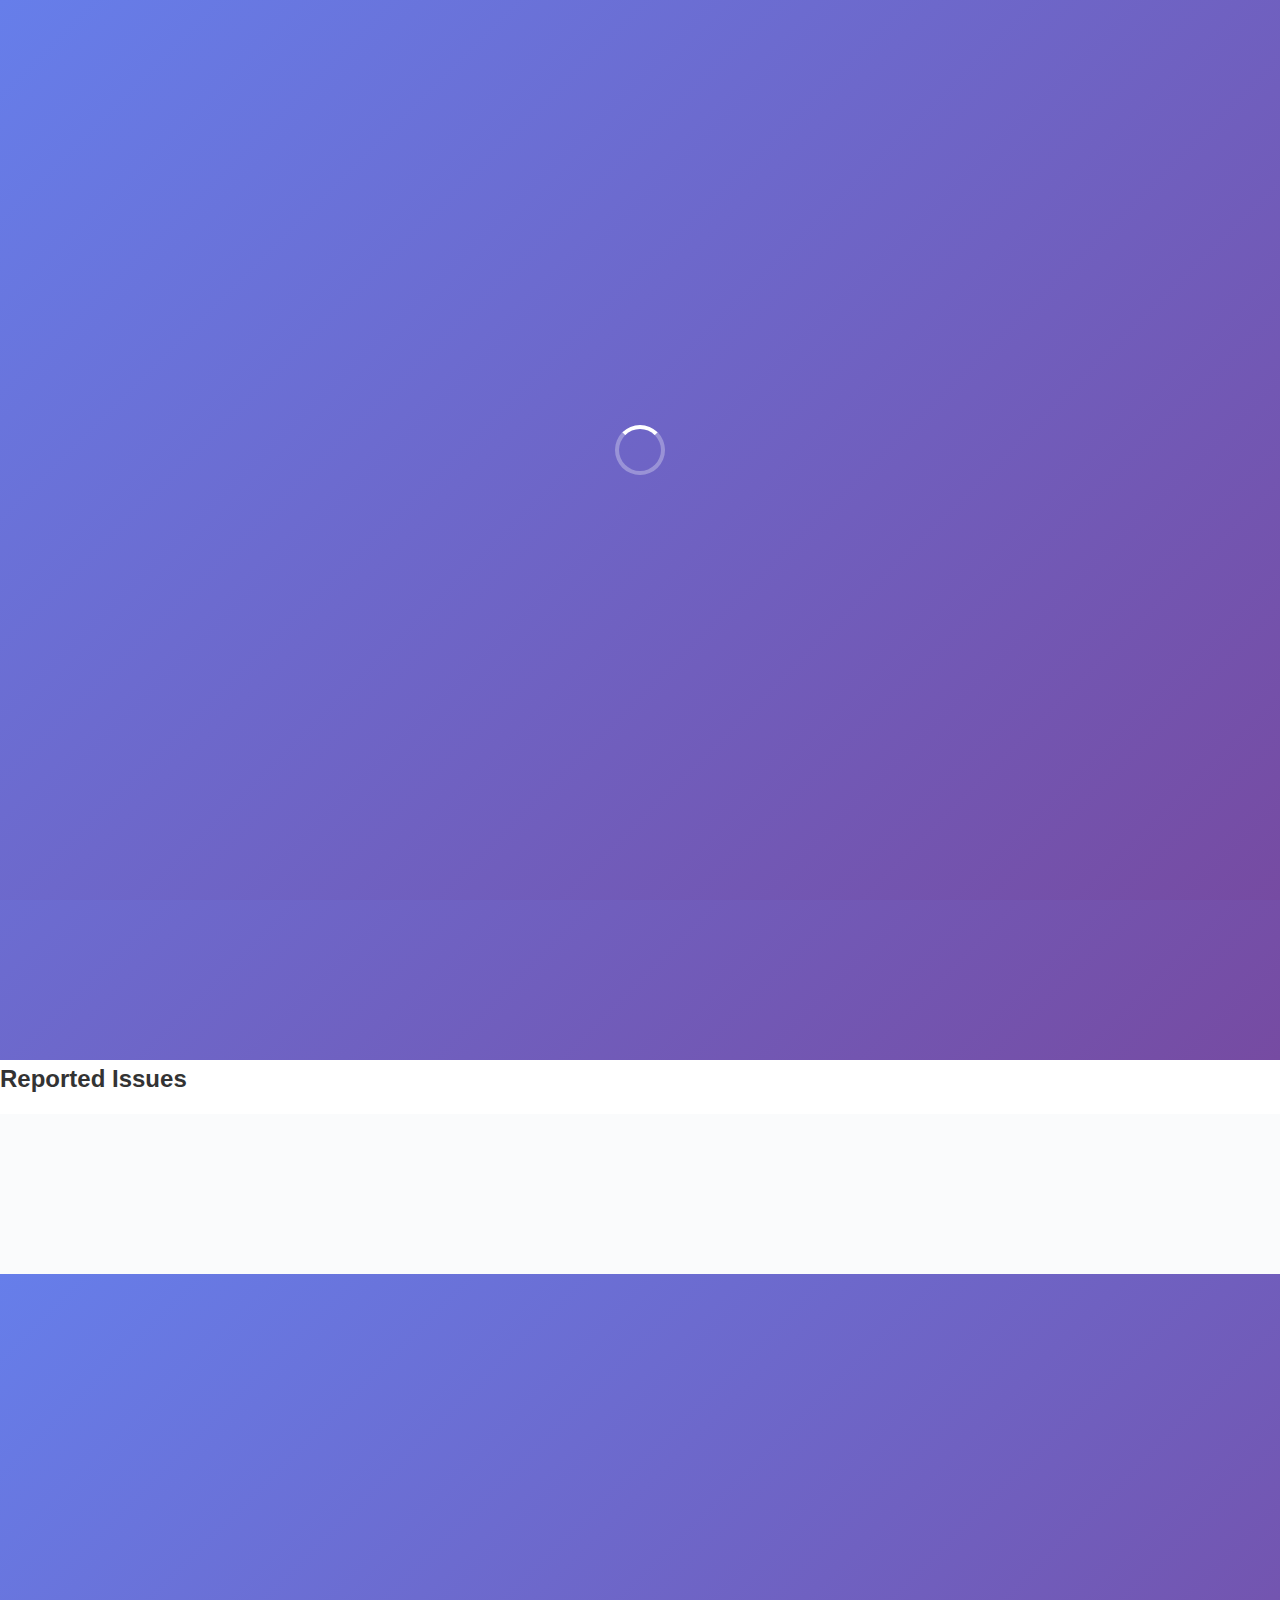
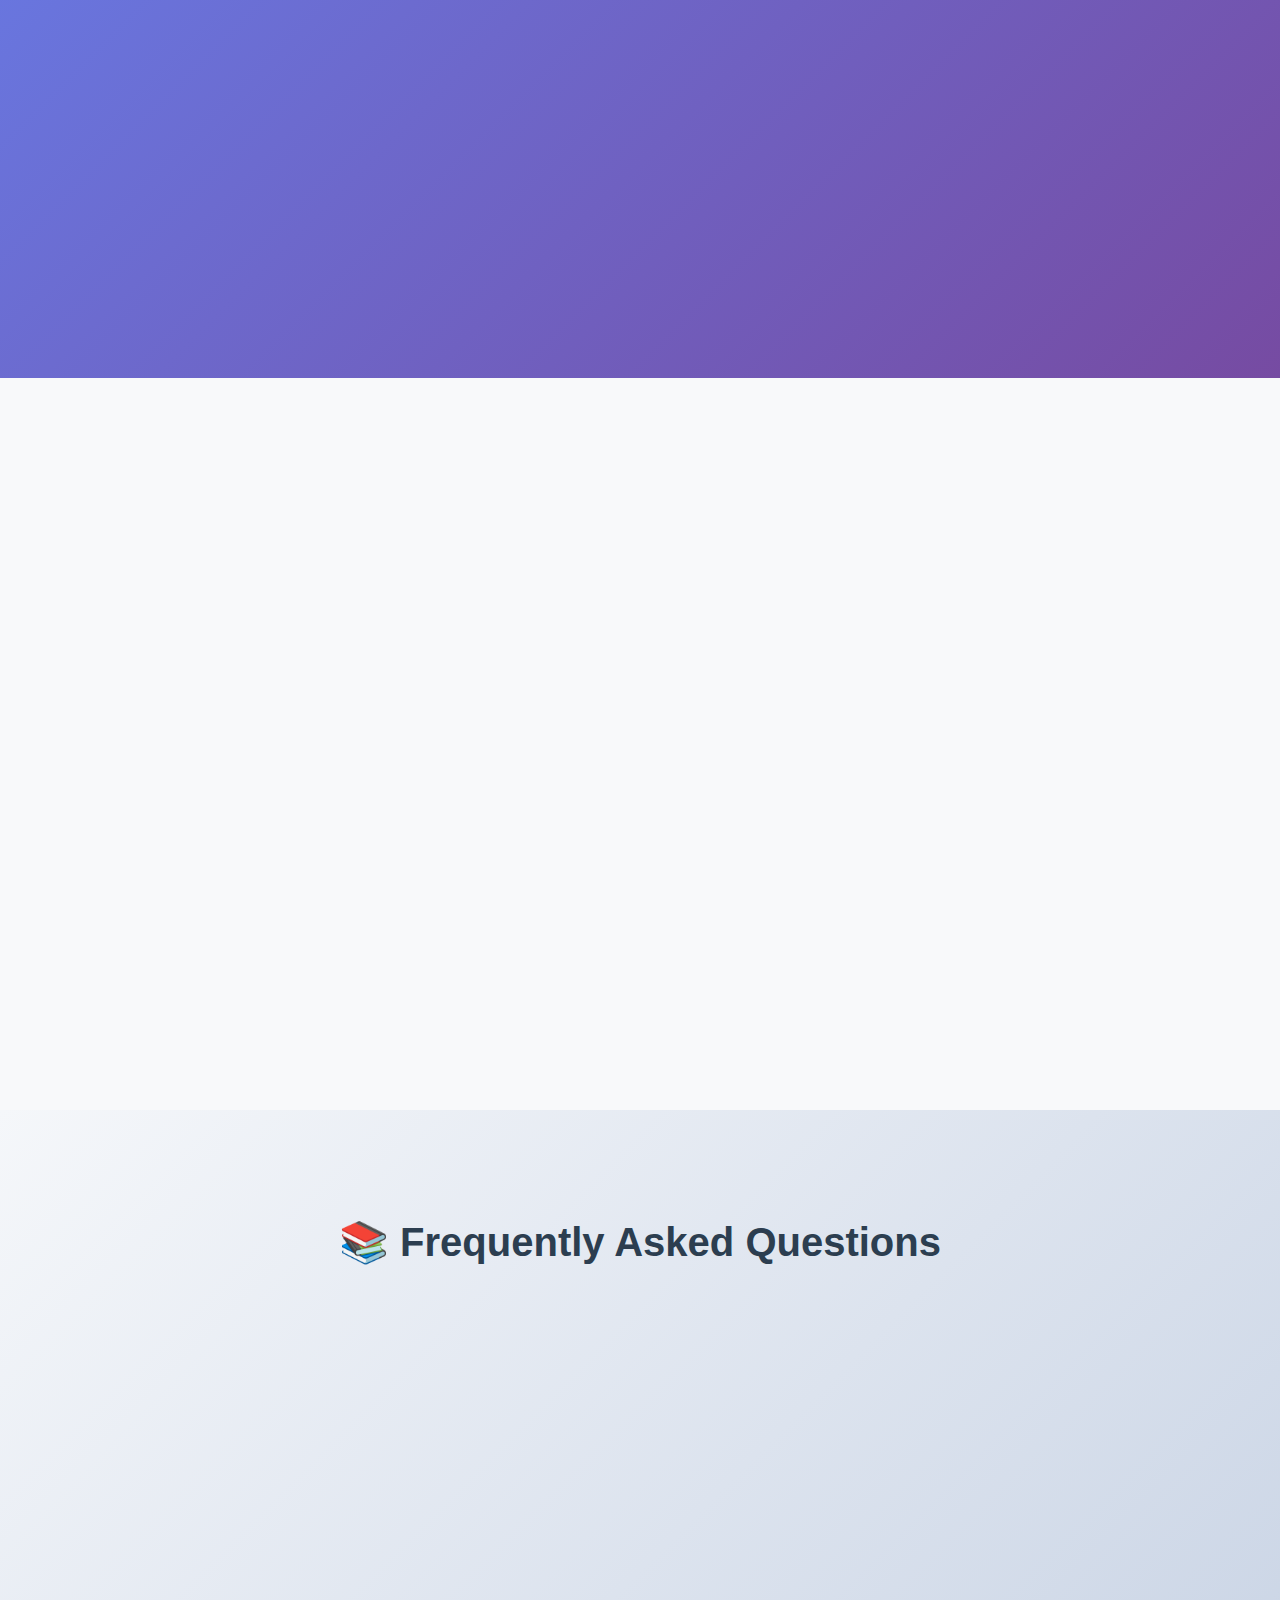
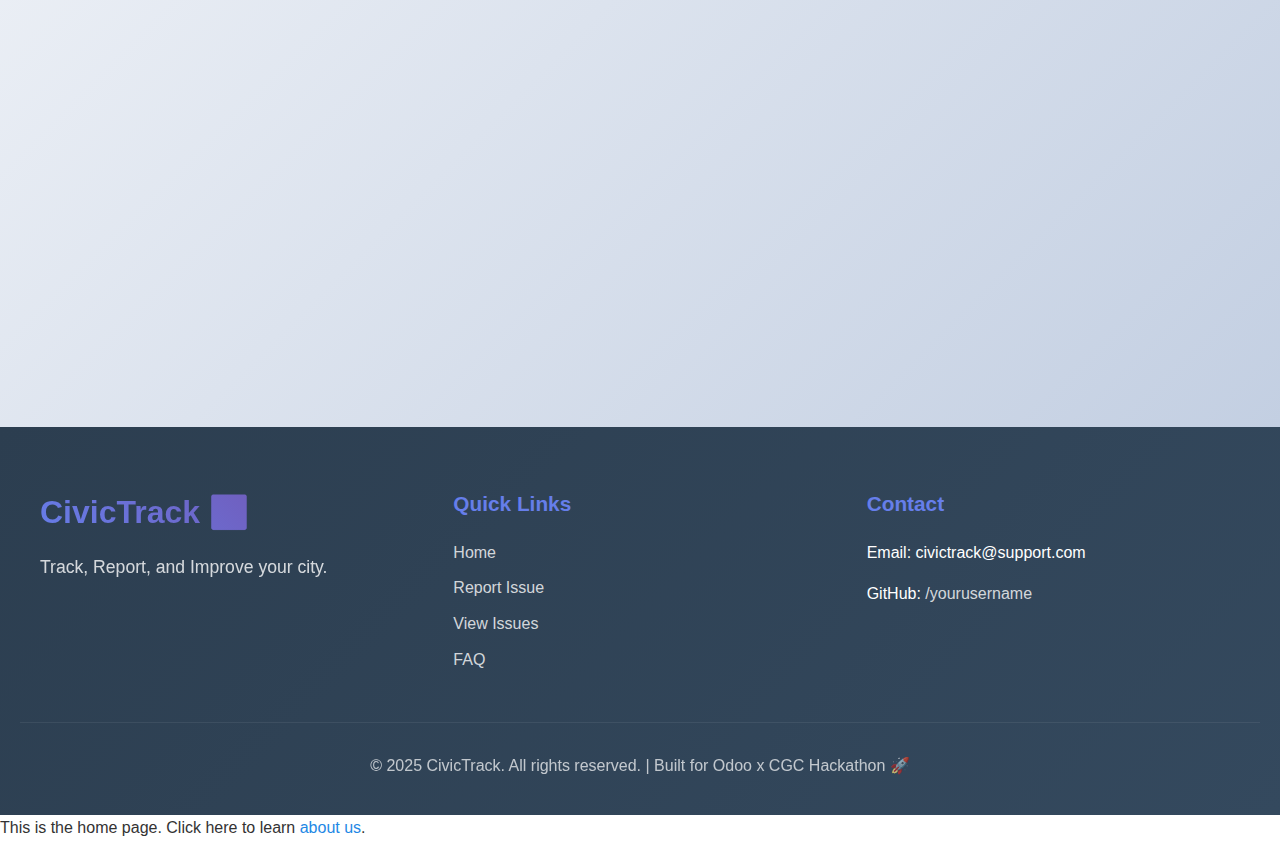
<file: INDEX.html>
<!DOCTYPE html>
<html lang="en">
  <head>
    <meta charset="UTF-8" />
    <meta name="viewport" content="width=device-width, initial-scale=1.0" />
    <title>CivicTrack</title>
    <link rel="stylesheet" href="style.css" />
  </head>
  <body>
    <!-- Loading Screen -->
    <div class="loading" id="loading">
      <div class="spinner"></div>
    </div>
    <nav class="navbar">
    <div class="nav-bar-row">
      <div class="nav-left">
        <span class="brand-text center-brand">GOVERNMENT DIGITAL CIVIC PORTAL</span>
        <div class="nav-links-row">
          <a href="index.html" class="nav-link">Home</a>
          <a href="issue.html" class="nav-link">Report Issue</a>
          <a href="index.html#view-issues" class="nav-link">View Issues</a>
          <a href="index.html#FAQ" class="nav-link">FAQ</a>
        </div>
      </div>
      <div class="nav-right">
      <a href="register.html" class="login-btn" id="loginNavBtn"><b>Log in</b></a>
      <button class="theme-toggle" id="themeToggle">&#127769;</button>
        <a href="setting.html" class="settings-icon" style="font-size: 1.5rem; margin-left: 10px;">&#9881;</a>
      </div>
    </div>
    </nav>
    <header class="hero-section">
      <div class="overlay">
        <h1>Fix Issues. Improve Lives. Build Together.</h1>

        <p>
          Be the change your city needs. Raise your voice, track issues, and
          drive real impact with Civi
          cTrack.
        </p>
        <div class="hero-buttons">
          <a href="issue.html" class="btn primary">Report an Issue</a>
        </div>
      </div>
    </header>

    <main>
      <section class="search-section">
        <h2>Reported Issues</h2>

      </section>

      <!-- Card Section -->
      <section class="card-section" id="issueContainer">
        <h2>Reported Issues</h2>
        <div class="card-container" id="cardContainer">
          <!-- Card 1 -->
          <div class="issue-card" data-ward="12" data-issue="water">
            <img
              src="https://images.unsplash.com/photo-1506744038136-46273834b3fb?auto=format&fit=crop&w=800&q=60"
              alt="Water Leakage"
            />
            <div class="card-content">
              <p><strong>Ward:</strong> 12</p>
              <p><strong>Issue:</strong> Water Leakage</p>
            </div>
          </div>

          <!-- Card 2 -->
          <div class="issue-card" data-ward="5" data-issue="garbage">
            <img
              src="https://images.unsplash.com/photo-1501594907352-04cda38ebc29?auto=format&fit=crop&w=800&q=60"
              alt="Garbage Dump"
            />

            <div class="card-content">
              <p><strong>Ward:</strong> 5</p>
              <p><strong>Issue:</strong> Garbage not collected</p>
            </div>
          </div>

          <!-- Card 3 -->
          <div class="issue-card" data-ward="7" data-issue="street-light">
            <img
              src="https://images.unsplash.com/photo-1523413651479-597eb2da0ad6?auto=format&fit=crop&w=800&q=60"
              alt="Street Light Broken"
            />
            <div class="card-content">
              <p><strong>Ward:</strong> 7</p>
              <p><strong>Issue:</strong> Broken Street Light</p>
            </div>
          </div>

          <!-- Card 4 -->
          <div class="issue-card" data-ward="2" data-issue="road">
            <img
              src="https://images.unsplash.com/photo-1501594907352-04cda38ebc29?auto=format&fit=crop&w=800&q=60"
              alt="Broken Road"
            />
            <div class="card-content">
              <p><strong>Ward:</strong> 2</p>
              <p><strong>Issue:</strong> Road Damage</p>
            </div>
          </div>

          <!-- Card 5 -->
          <div class="issue-card" data-ward="6" data-issue="drain">
            <img
              src="https://images.unsplash.com/photo-1568605114967-8130f3a36994?auto=format&fit=crop&w=800&q=60"
              alt="Overflowing Drain"
            />
            <div class="card-content">
              <p><strong>Ward:</strong> 6</p>
              <p><strong>Issue:</strong> Overflowing Drain</p>
            </div>
          </div>

          <!-- Card 6 -->
          <div class="issue-card" data-ward="3" data-issue="parking">
            <img
              src="https://images.unsplash.com/photo-1580137189272-c9379f8864fd?auto=format&fit=crop&w=800&q=60"
              alt="Illegal Parking"
            />
            <div class="card-content">
              <p><strong>Ward:</strong> 3</p>
              <p><strong>Issue:</strong> Illegal Parking</p>
            </div>
          </div>

          <!-- Card 7 -->
          <div class="issue-card" data-ward="8" data-issue="tree">
            <img
              src="https://images.unsplash.com/photo-1506748686214-e9df14d4d9d0?auto=format&fit=crop&w=800&q=60"
              alt="Tree on Road"
            />
            <div class="card-content">
              <p><strong>Ward:</strong> 8</p>
              <p><strong>Issue:</strong> Tree Fallen on Road</p>
            </div>
          </div>

          <!-- Card 8 -->
          <div class="issue-card" data-ward="1" data-issue="street-light">
            <img
              src="https://images.unsplash.com/photo-1494526585095-c41746248156?auto=format&fit=crop&w=800&q=60"
              alt="No Street Light"
            />
            <div class="card-content">
              <p><strong>Ward:</strong> 1</p>
              <p><strong>Issue:</strong> No Street Lights</p>
            </div>
          </div>

          <!-- Card 9 -->
          <div class="issue-card" data-ward="10" data-issue="water">
            <img
              src="https://images.unsplash.com/photo-1558979158-65a1eaa08691?auto=format&fit=crop&w=800&q=60"
              alt="Broken Pipe"
            />
            <div class="card-content">
              <p><strong>Ward:</strong> 10</p>
              <p><strong>Issue:</strong> Broken Water Pipe</p>
            </div>
          </div>

          <!-- Card 10 -->
          <div class="issue-card" data-ward="9" data-issue="flooding">
            <img
              src="https://images.unsplash.com/photo-1501594907352-04cda38ebc29?auto=format&fit=crop&w=800&q=60"
              alt="Flooded Street"
            />
            <div class="card-content">
              <p><strong>Ward:</strong> 9</p>
              <p><strong>Issue:</strong> Street Flooding</p>
            </div>
          </div>
        </div>
      </section>

      <section class="features">
        <div class="container">
          <h2 class="section-title fade-in">What makes CivicTrack unique</h2>

          <div class="features-grid">
            <div class="feature-card fade-in">
              <div class="feature-icon">📍</div>
              <h3>Real-time Issue Tracking</h3>
              <p>View and follow reports by reported issues instantly</p>
            </div>

            <div class="feature-card fade-in">
              <div class="feature-icon">💼</div>
              <h3>Admin Panel Access</h3>
              <p>Authorities manage and resolve issues seamlessly</p>
            </div>

            <div class="feature-card fade-in">
              <div class="feature-icon">🛡️</div>
              <h3>Verified Complaints Only</h3>
              <p>Ensure authenticity with user-verified submissions</p>
            </div>

            <div class="feature-card fade-in">
              <div class="feature-icon">📊</div>
              <h3>Community Engagement Stats</h3>
              <p>Track issue resolution performance</p>
            </div>
          </div>
        </div>
      </section>

      <!-- Stats Section -->
      <section class="stats">
        <div class="container">
          <h2 class="section-title fade-in">Why Choose CivicTrack?</h2>

          <div class="stats-grid">
            <div class="stat-card fade-in">
              <div class="user-avatar">👥</div>
              <div class="stat-number">5,000+</div>
              <div class="stat-label">Active Citizens</div>
              <div class="stat-description">
                Citizens manage and resolve issues instantly
              </div>
            </div>

            <div class="stat-card fade-in">
              <div class="user-avatar">👤</div>
              <div class="stat-number">92%</div>
              <div class="stat-label">Resolution Rate</div>
              <div class="stat-description">Reporting problems in our area</div>
            </div>

            <div class="stat-card fade-in">
              <div class="user-avatar">⭐</div>
              <div class="stat-number">CivicTrack has</div>
              <div class="stat-label">made reporting</div>
              <div class="stat-description">
                problems in our community much easier
              </div>
            </div>

            <div class="stat-card fade-in">
              <div class="user-avatar">👍</div>
              <div class="stat-number">9.10</div>
              <div class="stat-label">Users recommend</div>
              <div class="stat-description">
                Excellent tool for engaging with community and authorities
              </div>
            </div>
          </div>
        </div>
      </section>

      <!-- FAQ Section -->
      <section class="faq-section">
        <h2>📚 Frequently Asked Questions</h2>

        <div class="faq-container">
          <div class="faq">
            <button class="faq-question" onclick="toggleFAQ(this)">
              1. How do I report a new issue?
            </button>
            <div class="faq-answer">
              Click "Report Issue" and fill out the form with details and location.
            </div>
          </div>

          <div class="faq">
            <button class="faq-question" onclick="toggleFAQ(this)">
              2. Can I track my reported issues?
            </button>
            <div class="faq-answer">
              Yes, use "View Issues" to see status and updates.
            </div>
          </div>

          <div class="faq">
            <button class="faq-question" onclick="toggleFAQ(this)">
              3. Who can resolve the issues?
            </button>
            <div class="faq-answer">
              Local authorities and verified admins manage resolutions.
            </div>
          </div>

          <div class="faq">
            <button class="faq-question" onclick="toggleFAQ(this)">
              4. Is my identity protected?
            </button>
            <div class="faq-answer">
              Is my identity protected?
            </div>
          </div>

          <div class="faq">
            <button class="faq-question" onclick="toggleFAQ(this)">
              5. How do I register?
            </button>
            <div class="faq-answer">
              Click "Log in" and follow the registration steps.
            </div>
          </div>

          <div class="faq">
            <button class="faq-question" onclick="toggleFAQ(this)">
              6. Can I upload photos?
            </button>
            <div class="faq-answer">
              Yes, attach images to help authorities understand the issue.
            </div>
          </div>
        </div>
      </section>

      <!-- Footer Section -->
      <footer class="footer">
        <div class="footer-container">
          <div class="footer-logo">
            <h2>CivicTrack 🏙️</h2>
            <p>Track, Report, and Improve your city.</p>
          </div>

          <div class="footer-links">
            <h4>Quick Links</h4>
            <ul>
              <li><a href="#home">Home</a></li>
              <li><a href="#report">Report Issue</a></li>
              <li><a href="#view-issues">View Issues</a></li>
              <li><a href="#FAQ">FAQ</a></li>
            </ul>
          </div>

          <div class="footer-contact">
            <h4>Contact</h4>
            <p>Email: civictrack@support.com</p>
            <p>
              GitHub:
              <a href="https://github.com/yourusername">/yourusername</a>
            </p>
          </div>
        </div>

        <div class="footer-bottom">
          <p>
            &copy; 2025 CivicTrack. All rights reserved. | Built for Odoo x CGC
            Hackathon 🚀
          </p>
        </div>
      </footer>
    </main>

    <script src="script.js"></script>
    <script>
      // Hide/show Login button based on login state
      document.addEventListener("DOMContentLoaded", function () {
        var loginBtn = document.getElementById("loginNavBtn");
        var loggedInUser = localStorage.getItem("loggedInUser");
        if (loginBtn) {
          if (loggedInUser) {
            loginBtn.style.display = "none";
          } else {
            loginBtn.style.display = "inline-block";
          }
        }
        // Listen for logout (from script.js)
        window.addEventListener("storage", function (e) {
          if (e.key === "loggedInUser") {
            if (!localStorage.getItem("loggedInUser")) {
              loginBtn.style.display = "inline-block";
            }
          }
        });
      });
    </script>
    <p>This is the home page. Click here to learn <a href="INDEX.html">about us</a>.</p>
  </body>
</html>
</file>
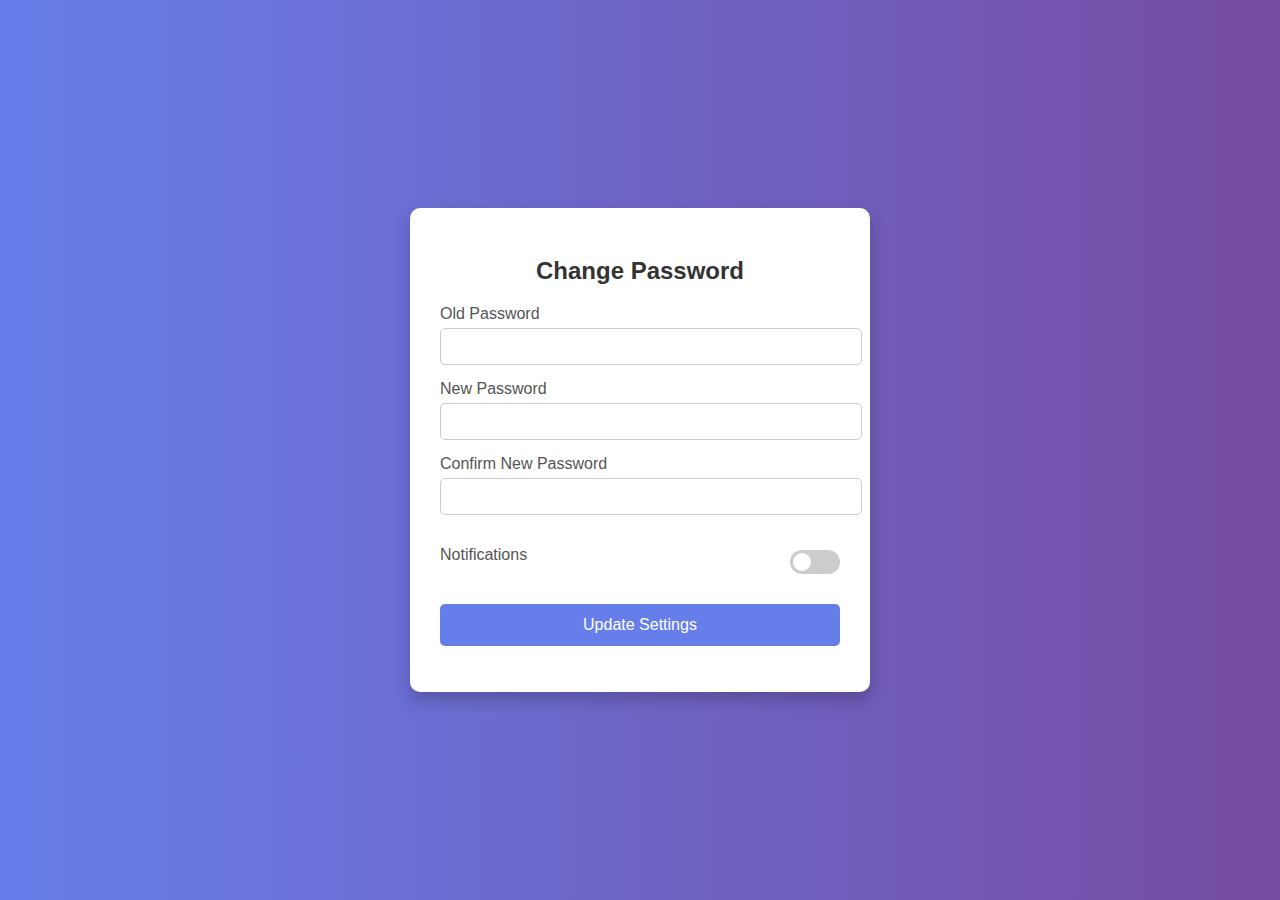
<file: changepassword.html>
<!DOCTYPE html>
<html lang="en">
<head>
  <meta charset="UTF-8">
  <title>Change Password & Notifications</title>
  <style>
    body {
      background: linear-gradient(to right, #667eea, #764ba2);
      font-family: 'Segoe UI', sans-serif;
      display: flex;
      justify-content: center;
      align-items: center;
      height: 100vh;
      margin: 0;
    }

    .container {
      background-color: white;
      padding: 30px;
      border-radius: 10px;
      box-shadow: 0 8px 16px rgba(0,0,0,0.2);
      width: 100%;
      max-width: 400px;
    }

    h2 {
      text-align: center;
      color: #333;
      margin-bottom: 20px;
    }

    label {
      display: block;
      margin-top: 15px;
      color: #555;
    }

    input[type="password"] {
      width: 100%;
      padding: 10px;
      margin-top: 5px;
      border: 1px solid #ccc;
      border-radius: 5px;
    }

    .toggle-row {
      display: flex;
      justify-content: space-between;
      align-items: center;
      margin-top: 20px;
    }

    .toggle-label {
      color: #555;
      font-weight: 500;
    }

    .switch {
      position: relative;
      display: inline-block;
      width: 50px;
      height: 24px;
    }

    .switch input {
      opacity: 0;
      width: 0;
      height: 0;
    }

    .slider {
      position: absolute;
      cursor: pointer;
      top: 0;
      left: 0;
      right: 0;
      bottom: 0;
      background-color: #ccc;
      transition: 0.4s;
      border-radius: 24px;
    }

    .slider:before {
      position: absolute;
      content: "";
      height: 18px;
      width: 18px;
      left: 3px;
      bottom: 3px;
      background-color: white;
      transition: 0.4s;
      border-radius: 50%;
    }

    input:checked + .slider {
      background-color: #667eea;
    }

    input:checked + .slider:before {
      transform: translateX(26px);
    }

    button {
      width: 100%;
      padding: 12px;
      margin-top: 30px;
      background-color: #667eea;
      color: white;
      border: none;
      border-radius: 5px;
      font-size: 16px;
      cursor: pointer;
      transition: background-color 0.3s ease;
    }

    button:hover {
      background-color: #5a67d8;
    }

    .error {
      color: red;
      margin-top: 10px;
      text-align: center;
    }
  </style>
</head>
<body>
  <div class="container">
    <h2>Change Password</h2>
    <form id="changePasswordForm">
      <label for="oldPassword">Old Password</label>
      <input type="password" id="oldPassword" required>

      <label for="newPassword">New Password</label>
      <input type="password" id="newPassword" required>

      <label for="confirmPassword">Confirm New Password</label>
      <input type="password" id="confirmPassword" required>

      <div class="toggle-row">
        <span class="toggle-label">Notifications</span>
        <label class="switch">
          <input type="checkbox" id="notificationToggle">
          <span class="slider"></span>
        </label>
      </div>

      <button type="submit">Update Settings</button>
      <p class="error" id="errorMsg"></p>
    </form>
  </div>

  <script>
    // Load notification preference
    const savedPref = localStorage.getItem('notificationsEnabled');
    if (savedPref === 'true') {
      document.getElementById('notificationToggle').checked = true;
    }

    document.getElementById('changePasswordForm').addEventListener('submit', function(e) {
      e.preventDefault();

      const oldPass = document.getElementById('oldPassword').value;
      const newPass = document.getElementById('newPassword').value;
      const confirmPass = document.getElementById('confirmPassword').value;
      const errorMsg = document.getElementById('errorMsg');
      const notificationsEnabled = document.getElementById('notificationToggle').checked;

      if (newPass !== confirmPass) {
        errorMsg.textContent = "New passwords do not match.";
        return;
      }

      // Save notification preference
      localStorage.setItem('notificationsEnabled', notificationsEnabled);

      // Simulate password update
      alert("Password and notification settings updated successfully!");

      // Redirect to settings page
      window.location.href = "setting.html";
    });
  </script>
</body>
</html>
</file>
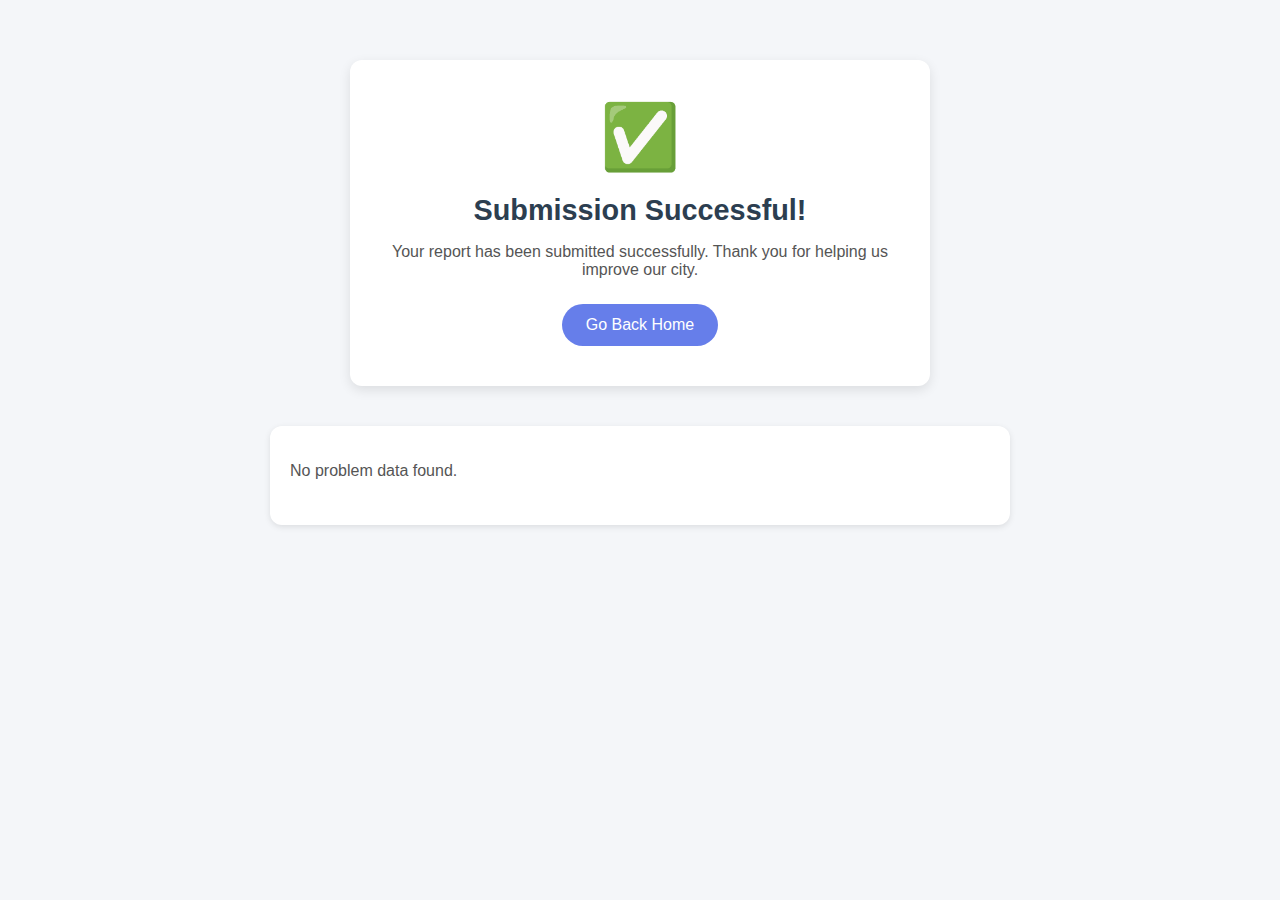
<file: lastpage.html>
<!DOCTYPE html>
<html lang="en">
<head>
  <meta charset="UTF-8" />
  <meta name="viewport" content="width=device-width, initial-scale=1.0" />
  <title>Submission Successful - CivicTrack</title>
  <style>
    body {
      font-family: Arial, sans-serif;
      background: #f4f6f9;
      margin: 0;
      padding: 0;
      display: flex;
      flex-direction: column;
      align-items: center;
      min-height: 100vh;
    }
    .card {
      background: #fff;
      padding: 40px;
      border-radius: 12px;
      box-shadow: 0 4px 12px rgba(0,0,0,0.1);
      text-align: center;
      max-width: 500px;
      margin-top: 60px;
    }
    .icon {
      font-size: 4rem;
      color: #4caf50;
      margin-bottom: 15px;
    }
    h1 {
      font-size: 1.8rem;
      margin-bottom: 10px;
      color: #2c3e50;
    }
    p {
      color: #555;
      margin-bottom: 25px;
    }
    a {
      display: inline-block;
      padding: 12px 24px;
      background: #667eea;
      color: #fff;
      text-decoration: none;
      border-radius: 25px;
      transition: background 0.3s;
    }
    a:hover {
      background: #5563d6;
    }
    .problem-preview {
      margin: 40px 0;
      background: #fff;
      padding: 20px;
      border-radius: 12px;
      box-shadow: 0 2px 6px rgba(0,0,0,0.1);
      width: 90%;
      max-width: 700px;
    }
    .problem-preview h2 {
      margin-bottom: 10px;
      color: #333;
    }
    .problem-preview img {
      max-width: 180px;
      border-radius: 8px;
      margin: 10px;
    }
  </style>
</head>
<body>
  <!-- Success message -->
  <div class="card">
    <div class="icon">✅</div>
    <h1>Submission Successful!</h1>
    <p>Your report has been submitted successfully.  
       Thank you for helping us improve our city.</p>
    <a href="index.html">Go Back Home</a>
  </div>

  <!-- Submitted problem details -->
  <div class="problem-preview" id="problemPreview">
    <h2>📌 Submitted Problem</h2>
    <div id="problemDetails"></div>
  </div>

  <script>
    // Load reports from localStorage
    const reports = JSON.parse(localStorage.getItem("reports")) || [];

    if (reports.length > 0) {
      const latest = reports[reports.length - 1]; // last submitted
      const container = document.getElementById("problemDetails");

      container.innerHTML = `
        <p><strong>Problem:</strong> ${latest.category}</p>
        <p><strong>Address:</strong> ${latest.address}</p>
        <p><strong>Description:</strong> ${latest.description}</p>
        <p><strong>Anonymous:</strong> ${latest.anonymous ? "Yes" : "No"}</p>
        <p><strong>Time:</strong> ${latest.timestamp}</p>
        <div>
          ${latest.photos
            .map((p) => `<img src="${p}" alt="Submitted image" />`)
            .join("")}
        </div>
      `;
    } else {
      document.getElementById("problemPreview").innerHTML =
        "<p>No problem data found.</p>";
    }
  </script>

</body>

</html>
</file>
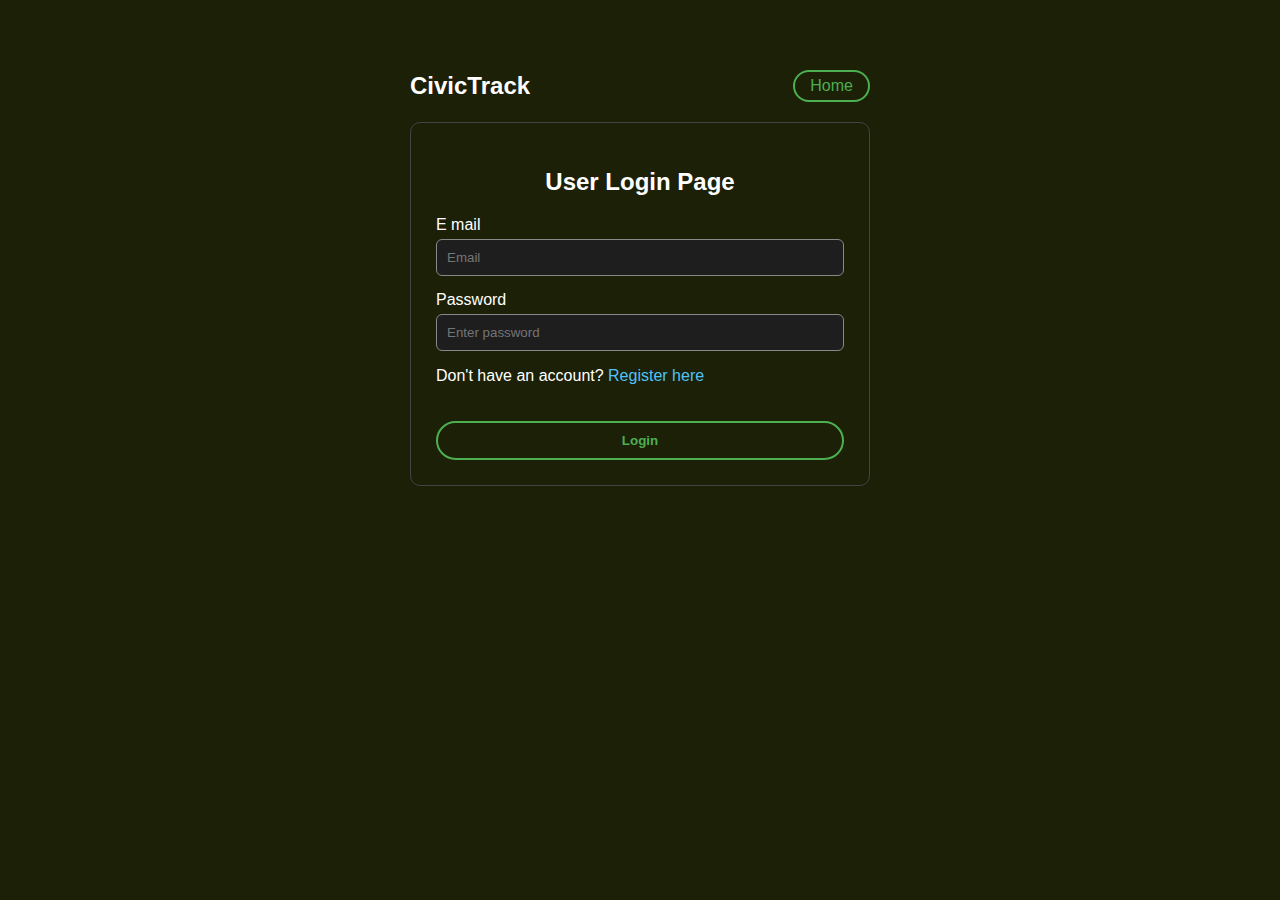
<file: login.html>
<!DOCTYPE html>
<html lang="en">
<head>
  <meta charset="UTF-8">
  <title>CivicTrack - Login</title>
  <style>
    * {
  box-sizing: border-box;
}

body {
  background-color: rgb(28, 32, 7);
  color: #fff;
  font-family: 'Segoe UI', sans-serif;
  margin: 0;
  padding: 0;
}

.container {
  max-width: 500px;
  margin: 50px auto;
  padding: 20px;
}

.header {
  display: flex;
  justify-content: space-between;
  align-items: center;
  margin-bottom: 20px;
}

.brand {
  font-size: 1.5rem;
  font-weight: bold;
}

.home-btn {
  text-decoration: none;
  background: none;
  border: 2px solid #4caf50;
  color: #4caf50;
  padding: 5px 15px;
  border-radius: 20px;
  transition: 0.3s ease;
}

.home-btn:hover {
  background-color: #4caf50;
  color: black;
}

.form-box {
  border: 1px solid #444;
  border-radius: 10px;
  padding: 25px;
}

h2 {
  text-align: center;
  margin-bottom: 20px;
}

label {
  display: block;
  margin-top: 15px;
  font-weight: 500;
}

input {
  width: 100%;
  padding: 10px;
  margin-top: 5px;
  border-radius: 6px;
  border: 1px solid #888;
  background-color: #1e1e1e;
  color: white;
}

input:focus {
  border-color: #4caf50;
  outline: none;
}

a {
  color: #4fc3f7;
  text-decoration: none;
}

.green-outline-btn {
  margin-top: 20px;
  width: 100%;
  padding: 10px;
  border: 2px solid #4caf50;
  background: none;
  color: #4caf50;
  border-radius: 20px;
  font-weight: bold;
  cursor: pointer;
  transition: 0.3s ease;
}

.green-outline-btn:hover {
  background-color: #4caf50;
  color: black;
}
.green-outline-btn:focus {
  outline: none;
}
  </style>
</head>
<body>
  <div class="container">
    <div class="header">
      <span class="brand">CivicTrack</span>
      <a href="index.html" class="home-btn">Home</a>
    </div>

    <div class="form-box">
      <h2>User Login Page</h2>
      <label>E mail</label>
  <input type="text" id="loginEmail" placeholder="Email" required />

      <label>Password</label>
      <input type="password" id="loginPassword" placeholder="Enter password" required />

      <p>Don't have an account? <a href="register.html">Register here</a></p>
      <button class="green-outline-btn" id="loginBtn">Login</button>
    </div>
  </div>
  

  <script>
    document.getElementById("loginBtn").addEventListener("click", function(e) {
      e.preventDefault();
      const email = document.getElementById("loginEmail").value.trim();
      const password = document.getElementById("loginPassword").value;

      // Get stored user profile from localStorage
      const userProfileStr = localStorage.getItem("userProfile");
      let userProfile = null;
      if (userProfileStr) {
        userProfile = JSON.parse(userProfileStr);
      }

      if (userProfile && email === userProfile.email && password === userProfile.password) {
        // Set logged in user info for later use
        localStorage.setItem("loggedInUser", JSON.stringify(userProfile));
        alert("Login successful!");
        window.location.href = "index.html";
      } else {
        alert("Incorrect email or password. Please try again.");
      }
    });
let map = L.map("map").setView([20, 0], 2); // default view

// Add OpenStreetMap tiles
L.tileLayer("https://{s}.tile.openstreetmap.org/{z}/{x}/{y}.png", {
  attribution:
    '&copy; <a href="https://www.openstreetmap.org/copyright">OpenStreetMap</a>',
}).addTo(map);


// Add marker for user location
let userMarker;

// Try to get GPS location

  </script>
</body>
</html>
</file>
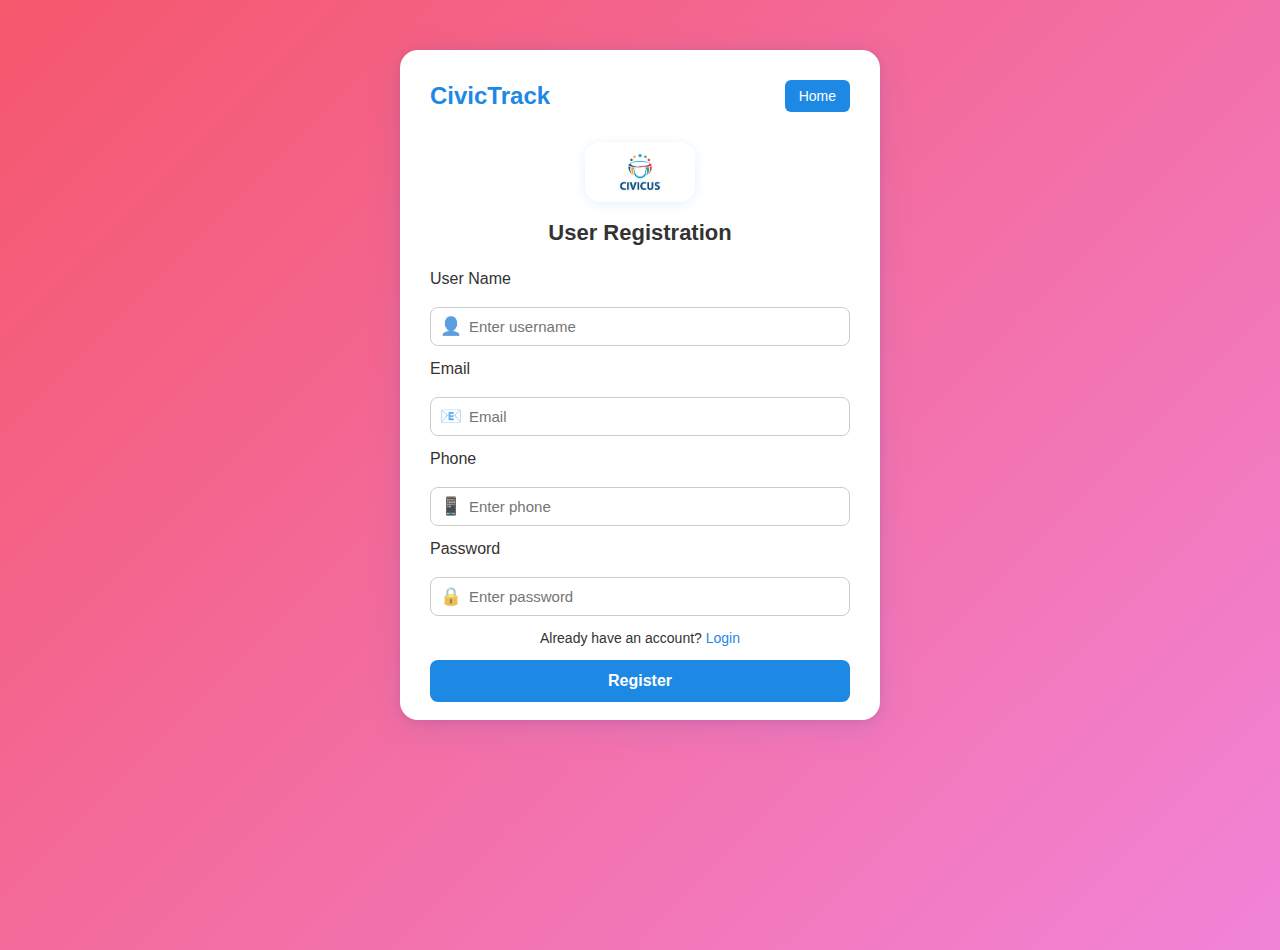
<file: register.html>
<!DOCTYPE html>
<html lang="en">
  <head>
    <meta charset="UTF-8" />
    <title>CivicTrack - Register</title>
    <style>
      /* ===== Reset & Base Styling ===== */
      * {
        margin: 0;
        padding: 0;
        box-sizing: border-box;
      }

      body {
        font-family: "Segoe UI", sans-serif;
        background: linear-gradient(-45deg, #8ec5fc, #e0c3fc, #f093fb, #f5576c);
        background-size: 400% 400%;
        animation: gradientBG 12s ease infinite;
        color: #333;
        min-height: 100vh;
      }

      @keyframes gradientBG {
        0% {background-position: 0% 50%;}
        50% {background-position: 100% 50%;}
        100% {background-position: 0% 50%;}
      }

      /* ===== Container & Header ===== */
      .container {
        max-width: 480px;
        margin: 50px auto;
        padding: 30px 30px 18px 30px;
        background: #fff;
        box-shadow: 0 8px 32px rgba(106,90,205,0.18), 0 1.5px 8px rgba(0,0,0,0.08);
        border-radius: 18px;
        position: relative;
        transition: transform 0.25s cubic-bezier(.4,2,.6,1), box-shadow 0.25s;
      }
      .container:hover {
        transform: translateY(-6px) scale(1.012);
        box-shadow: 0 16px 40px rgba(106,90,205,0.22), 0 2px 12px rgba(0,0,0,0.10);
      }
      .logo-illustration {
        display: flex;
        justify-content: center;
        margin-bottom: 18px;
      }
      .logo-illustration img {
        width: 70px;
        height: 70px;
        border-radius: 50%;
        box-shadow: 0 2px 12px rgba(30,136,229,0.12);
        background: #e3f0ff;
        object-fit: cover;
      }

      .header {
        display: flex;
        justify-content: space-between;
        align-items: center;
        margin-bottom: 30px;
      }

      .brand {
        font-size: 1.5rem;
        color: #1e88e5;
        font-weight: 700;
      }

      .home-btn {
        background: #1e88e5;
        color: white;
        padding: 8px 14px;
        text-decoration: none;
        border-radius: 6px;
        font-size: 14px;
        transition: 0.3s;
      }

      .home-btn:hover {
        background-color: #1565c0;
      }

      /* ===== Form Box ===== */
      .form-box {
        display: flex;
        flex-direction: column;
        gap: 14px;
      }

      .form-box h2 {
        font-size: 22px;
        color: #333;
        margin-bottom: 10px;
        text-align: center;
      }

      .form-box label {
        font-weight: 500;
        margin-bottom: 5px;
      }

      .input-group {
        position: relative;
        display: flex;
        align-items: center;
      }
      .input-group input {
        padding: 10px 14px 10px 38px;
        border: 1px solid #ccc;
        border-radius: 8px;
        outline: none;
        font-size: 15px;
        width: 100%;
        transition: border-color 0.3s;
      }
      .input-group .input-icon {
        position: absolute;
        left: 10px;
        font-size: 1.1rem;
        color: #1e88e5;
        opacity: 0.7;
      }

      .input-group input:focus {
        border-color: #1e88e5;
      }

      /* ===== Register Button ===== */
      .green-outline-btn {
        padding: 12px;
        font-size: 16px;
        background-color: #1e88e5;
        color: white;
        border: none;
        border-radius: 8px;
        cursor: pointer;
        font-weight: bold;
        transition: background-color 0.3s ease;
      }

      .green-outline-btn:hover {
        background-color: #1565c0;
      }

      /* ===== Link Styling ===== */
      .form-box p {
        font-size: 14px;
        text-align: center;
      }

      .form-box a {
        color: #1e88e5;
        text-decoration: none;
      }

      .form-box a:hover {
        text-decoration: underline;
      }

      /* ===== Responsive Design ===== */
      @media screen and (max-width: 540px) {
        .container {
          margin: 20px;
          padding: 20px;
        }
      }
    </style>
  </head>
  <body>
    <div class="container">
      <div class="header">
        <span class="brand">CivicTrack</span>
        <a href="index.html" class="home-btn">Home</a>
      </div>

      <!-- Place civicus-logo.png in your project folder -->
      <div class="logo-illustration">
        <img src="civicus-logo.png" alt="CIVICUS Logo" style="width:110px; height:auto; border-radius:16px; background:#fff; box-shadow:0 2px 12px rgba(30,136,229,0.12); object-fit:contain;" />
      </div>

      <div class="form-box">
        <h2>User Registration</h2>
        <label>User Name</label>
        <div class="input-group">
          <span class="input-icon">👤</span>
          <input type="text" id="regUsername" placeholder="Enter username" required />
        </div>

        <label>Email</label>
        <div class="input-group">
          <span class="input-icon">📧</span>
          <input type="text" id="regEmail" placeholder="Email" required />
        </div>

        <label>Phone</label>
        <div class="input-group">
          <span class="input-icon">📱</span>
          <input type="tel" id="regPhone" placeholder="Enter phone" required />
        </div>

        <label>Password</label>
        <div class="input-group">
          <span class="input-icon">🔒</span>
          <input type="password" id="regPassword" placeholder="Enter password" />
        </div>

        <p>Already have an account? <a href="login.html">Login</a></p>
        <button class="green-outline-btn" id="registerBtn">Register</button>
      </div>
    </div>

    <script>
      document.getElementById("registerBtn").addEventListener("click", validateRegisterForm);

      function validateRegisterForm(event) {
        event.preventDefault();
  const email = document.getElementById("regEmail").value.trim();
  const password = document.getElementById("regPassword").value;
  const phone = document.getElementById("regPhone").value.trim();
        // Phone number must be exactly 10 digits
        const phoneValid = /^\d{10}$/.test(phone);

        if (!phoneValid) {
          alert("Phone number must be exactly 10 digits.");
          return false;
        }

  // Accept any email that ends with @gmail.com and has something before it
  const emailValid = /^[^@\s]+@gmail\.com$/.test(email);
        const passwordValid = /^(?=.*[a-z])(?=.*[A-Z])(?=.*\d)(?=.*[\W_]).{8,}$/.test(password);

        if (!emailValid) {
          alert("Email must be in the form of 'something@gmail.com'");
          return false;
        }
        if (!passwordValid) {
          alert("Password must be at least 8 characters and include 1 uppercase, 1 lowercase, 1 special character, and 1 number.");
          return false;
        }

        // Save user profile as an object in localStorage
        const username = document.getElementById("regUsername").value.trim();
        const userProfile = {
          username: username,
          email: email,
          phone: phone,
          password: password
        };
        localStorage.setItem("userProfile", JSON.stringify(userProfile));

        // Show animated success message
        const successDiv = document.createElement("div");
        successDiv.style.position = "fixed";
        successDiv.style.top = "50%";
        successDiv.style.left = "50%";
        successDiv.style.transform = "translate(-50%, -50%)";
        successDiv.style.background = "#fff";
        successDiv.style.padding = "36px 48px";
        successDiv.style.borderRadius = "18px";
        successDiv.style.boxShadow = "0 8px 32px rgba(30,136,229,0.18)";
        successDiv.style.textAlign = "center";
        successDiv.style.zIndex = 9999;
        successDiv.innerHTML = `
          <div style="font-size:2.5rem; animation: pop 0.7s cubic-bezier(.4,2,.6,1);">🎉</div>
          <div style="font-size:1.3rem; font-weight:600; margin-top:10px;">Registration Successful!</div>
        `;
        document.body.appendChild(successDiv);
        const styleSheet = document.createElement('style');
        styleSheet.innerHTML = `@keyframes pop { 0% { transform: scale(0.7); } 80% { transform: scale(1.15); } 100% { transform: scale(1); } }`;
        document.head.appendChild(styleSheet);
        setTimeout(() => {
          document.body.removeChild(successDiv);
          document.head.removeChild(styleSheet);
          window.location.href = "login.html";
        }, 1400);
        return true;
      }
    </script>
  </body>
</html>
</file>
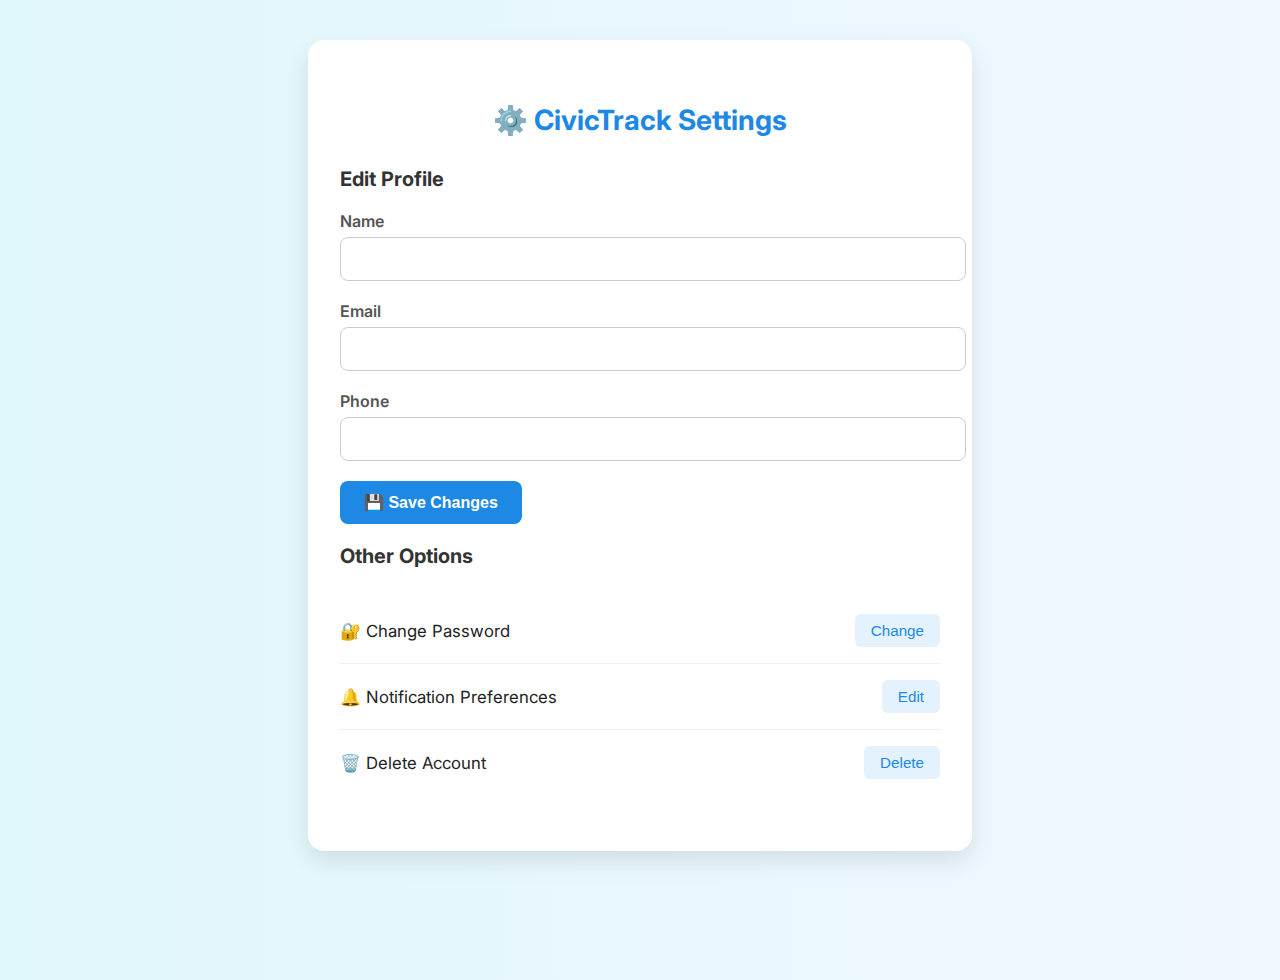
<file: setting.html>
<!DOCTYPE html>
<html lang="en">
<head>
  <meta charset="UTF-8" />
  <meta name="viewport" content="width=device-width, initial-scale=1.0" />
  <title>Settings - CivicTrack</title>
  <link href="https://fonts.googleapis.com/css2?family=Inter:wght@400;600&display=swap" rel="stylesheet">
  <style>
    body {
      margin: 0;
      font-family: 'Inter', sans-serif;
      background: linear-gradient(to right, #e0f7fa, #f1f8ff);
      color: #222;
      min-height: 100vh;
      display: flex;
      justify-content: center;
      align-items: flex-start;
      padding: 40px 20px;
    }

    .container {
      background: #fff;
      border-radius: 16px;
      box-shadow: 0 10px 25px rgba(0,0,0,0.1);
      padding: 40px 32px;
      max-width: 600px;
      width: 100%;
    }

    h2 {
      text-align: center;
      margin-bottom: 30px;
      font-size: 28px;
      color: #1e88e5;
    }

    h3 {
      margin-bottom: 20px;
      font-size: 20px;
      color: #333;
    }

    label {
      display: block;
      margin-bottom: 6px;
      font-weight: 600;
      color: #555;
    }

    input[type="text"],
    input[type="email"],
    input[type="tel"],
    input[type="password"] {
      width: 100%;
      padding: 12px;
      border-radius: 8px;
      border: 1px solid #ccc;
      margin-bottom: 20px;
      font-size: 1rem;
      transition: border-color 0.3s ease;
    }

    input:focus {
      border-color: #1e88e5;
      outline: none;
    }

    .save-btn {
      background: #1e88e5;
      color: #fff;
      font-weight: bold;
      padding: 12px 24px;
      border: none;
      border-radius: 8px;
      cursor: pointer;
      font-size: 1rem;
      transition: background 0.3s ease;
    }

    .save-btn:hover {
      background: #1565c0;
    }

    .option-list {
      list-style: none;
      padding: 0;
      margin-top: 30px;
    }

    .option-list li {
      display: flex;
      justify-content: space-between;
      align-items: center;
      padding: 16px 0;
      border-bottom: 1px solid #eee;
      font-size: 1.05rem;
    }

    .option-list li:last-child {
      border-bottom: none;
    }

    .option-list button {
      background: #e3f2fd;
      color: #1e88e5;
      border: none;
      border-radius: 6px;
      padding: 8px 16px;
      font-size: 0.95rem;
      cursor: pointer;
      transition: background 0.3s ease;
    }

    .option-list button:hover {
      background: #bbdefb;
    }

    .danger-btn {
      background: #e53935;
      color: #fff;
      border: none;
      border-radius: 6px;
      padding: 8px 16px;
      font-size: 0.95rem;
      cursor: pointer;
      transition: background 0.3s ease;
    }

    .danger-btn:hover {
      background: #b71c1c;
    }
  </style>
</head>
<body>
  <div class="container">
    <h2>⚙️ CivicTrack Settings</h2>

    <div class="settings-section">
      <h3>Edit Profile</h3>
      <form id="editProfileForm">
        <label for="username">Name</label>
        <input type="text" id="username" required />

        <label for="email">Email</label>
        <input type="email" id="email" required />

        <label for="phone">Phone</label>
        <input type="tel" id="phone" required />

        <button type="submit" class="save-btn">💾 Save Changes</button>
      </form>
    </div>

    <div class="settings-section">
      <h3>Other Options</h3>
      <ul class="option-list">
        <li>
          <span>🔐 Change Password</span>
          <button onclick="location.href='changepassword.html'">Change</button>
        </li>
        <li>
          <span>🔔 Notification Preferences</span>
          <button onclick="location.href='changepassword.html'">Edit</button>
        </li>
        <li>
          <span>🗑️ Delete Account</span>
          <button class="danger-btn" onclick="confirmDelete()">Delete</button>
        </li>
      </ul>
    </div>
  </div>

  <script>
    // Load user profile
    const userProfileStr = localStorage.getItem('loggedInUser');
    if (userProfileStr) {
      const user = JSON.parse(userProfileStr);
      document.getElementById('username').value = user.username || '';
      document.getElementById('email').value = user.email || '';
      document.getElementById('phone').value = user.phone || '';
    }

    // Save profile changes
    document.getElementById('editProfileForm').onsubmit = function(e) {
      e.preventDefault();
      const username = document.getElementById('username').value.trim();
      const email = document.getElementById('email').value.trim();
      const phone = document.getElementById('phone').value.trim();
      let user = JSON.parse(localStorage.getItem('loggedInUser')) || {};
      user.username = username;
      user.email = email;
      user.phone = phone;
      localStorage.setItem('loggedInUser', JSON.stringify(user));
      localStorage.setItem('userProfile', JSON.stringify(user));
      alert('✅ Profile updated!');
    };

    function confirmDelete() {
      const confirmed = confirm("⚠️ Do you want to delete your account?");
      if (confirmed) {
        alert("❌ Your account has been deleted.");
        // Redirect or call backend API here
        // Example: window.location.href = "account-deleted.html";
      }
    }
  </script>
</body>
</html>
</file>
<file: style.css>
.nav-bar-row {
  display: flex;
  flex-direction: row;
  align-items: flex-start;
  justify-content: space-between;
  width: 100%;
}

.nav-right {
  display: flex;
  align-items: center;
  gap: 16px;
  margin-top: 18px;
  margin-right: 24px;
}

.profile-box {
  background: #fff;
  border-radius: 2em;
  box-shadow: 0 4px 16px rgba(30, 136, 229, 0.12);
  padding: 8px 18px;
  display: flex;
  align-items: center;
  gap: 8px;
  font-size: 1.2rem;
  margin-right: 8px;
}

.profile-icon {
  color: #4b2aad;
  font-size: 1.3em;
}

.profile-name {
  color: #222;
  font-weight: 600;
}

.settings-icon {
  color: #a48be0;
  cursor: pointer;
  transition: color 0.2s;
}
.settings-icon:hover {
  color: #6a5acd;
}
* {
  margin: 0;
  padding: 0;
  box-sizing: border-box;
}

.brand-text {
  font-family: "Poppins", -apple-system, BlinkMacSystemFont, sans-serif;
  text-align: center;
  font-size: 2rem;
  font-weight: bold;
  letter-spacing: 2px;
  color: #2d2d2d;
  width: 100%;
  margin: 0.5em 0 0.5em 0;
  display: block;
}

.center-brand {
  display: block;
  width: 100%;
  text-align: center;
  font-size: 2rem;
  font-weight: bold;
  letter-spacing: 2px;
  color: #2d2d2d;
  margin: 0.5em 0 0.5em 0;
}

@media (max-width: 600px) {
  .center-brand {
    font-size: 1.2rem;
  }
}

body {
  font-family: "Inter", -apple-system, BlinkMacSystemFont, sans-serif;
  line-height: 1.6;
  color: #333;
  overflow-x: hidden;
}
/* Navbar Base */
.navbar {
  display: flex;
  flex-direction: column;
  align-items: center;
  background-color: #ffffff;
  padding: 15px 30px 0 30px;
  box-shadow: 0 2px 10px rgba(0, 0, 0, 0.08);
  position: sticky;
  top: 0;
  z-index: 100;
  transition: background-color 0.3s ease;
/* Center nav-left content vertically and horizontally */
.nav-left {
  display: flex;
  flex-direction: column;
  align-items: center;
  width: 100%;
}

.nav-left .brand-text {
  font-size: 2.2rem;
  font-weight: bold;
  color: #1e88e5;
  text-transform: uppercase;
  letter-spacing: 2px;
  margin-bottom: 0.3em;
}

.nav-left a {
  display: inline-block;
  margin: 0 10px;
  font-size: 1.1rem;
}
}

/* Left Branding */
.nav-left .brand-text {
  font-size: 1.8rem;
  font-weight: bold;
  color: #1e88e5;
  text-transform: uppercase;
  letter-spacing: 1px;
}

/* Right Side Buttons */
.nav-left {
  display: flex;
  flex-direction: column;
  align-items: center;
  width: 100%;
}

.nav-links-row {
  display: flex;
  flex-direction: row;
  justify-content: center;
  gap: 24px;
  margin-bottom: 1em;
}

.nav-left a {
  display: inline-block;
  margin: 0 10px;
  font-size: 1.1rem;
  text-align: center;
  padding: 8px 16px;
}

/* Theme Toggle Button */
.theme-toggle {
  background-color: #f1f1f1;
  color: #333;
}

.theme-toggle:hover {
  background-color: #e0e0e0;
}

/* Login Button */
.login-btn {
  background-color: #1e88e5;
  color: #fff;
  font-weight: 500;
  padding: 10px 20px;
  border-radius: 20px;
  transition: background-color 0.3s ease;
  box-shadow: 0 4px 10px rgba(30, 136, 229, 0.2);
  font-size: 1rem;
  font-weight: 600;
  display: flex;
  align-items: center;
  justify-content: center;
  text-decoration: none;
  text-transform: uppercase;
  letter-spacing: 1px;
}
.login-btn:focus {
  outline: none;
  box-shadow: 0 0 0 3px rgba(30, 136, 229, 0.3);
}

/* Dark Mode Support */
body.dark-mode {
  background-color: #121212;
  color: #fff;
}

body.dark-mode .navbar {
  background-color: #1e1e1e;
}

body.dark-mode .theme-toggle {
  background-color: #333;
  color: #fff;
}

body.dark-mode .login-btn {
  background-color: #90caf9;
  color: #000;
}
/* Navbar Responsive */
@media (max-width: 768px) {
  .navbar {
    flex-direction: column;
    align-items: flex-start;
  }

  .nav-right {
    width: 100%;
    justify-content: space-between;
  }

  .nav-right button {
    width: 100%;
    text-align: center;
  }
}
/* Global Styles */
h1,
h2,
h3,
h4,
h5,
h6 {
  font-weight: 700;
  margin-bottom: 1rem;
}
p {
  margin-bottom: 1rem;
  line-height: 1.6;
}
a {
  color: #1e88e5;
  text-decoration: none;
  transition: color 0.3s ease;
}
a:hover {
  color: #1565c0;
}
button {
  cursor: pointer;
  background: none;
  border: none;
  color: inherit;
  font: inherit;
  padding: 0;
  outline: none;
}
/* Utility Classes */
.container {
  max-width: 1200px;
  margin: 0 auto;
  padding: 0 20px;
}
.text-center {
  text-align: center;
}
.text-right {
  text-align: right;
}
.text-left {
  text-align: left;
}
.mb-4 {
  margin-bottom: 1.5rem;
}

/* Hero Section */
.hero-section {
  height: 100vh;
  background: linear-gradient(135deg, #667eea 0%, #764ba2 100%);
  position: relative;
  display: flex;
  align-items: center;
  justify-content: center;
  text-align: center;
  color: white;
  overflow: hidden;
}

.hero-section::before {
  content: "";
  position: absolute;
  top: 0;
  left: 0;
  right: 0;
  bottom: 0;
  background: url('data:image/svg+xml,<svg xmlns="http://www.w3.org/2000/svg" viewBox="0 0 100 100"><defs><pattern id="grain" width="100" height="100" patternUnits="userSpaceOnUse"><circle cx="20" cy="20" r="1" fill="rgba(255,255,255,0.1)"/><circle cx="80" cy="40" r="0.8" fill="rgba(255,255,255,0.08)"/><circle cx="40" cy="80" r="1.2" fill="rgba(255,255,255,0.06)"/></pattern></defs><rect width="100" height="100" fill="url(%23grain)"/></svg>');
  animation: float 20s ease-in-out infinite;
}

@keyframes float {
  0%,
  100% {
    transform: translateY(0px) rotate(0deg);
  }
  33% {
    transform: translateY(-10px) rotate(1deg);
  }
  66% {
    transform: translateY(5px) rotate(-1deg);
  }
}

.overlay {
  position: relative;
  z-index: 2;
  max-width: 800px;
  padding: 0 20px;
  animation: slideInTop 1.2s cubic-bezier(0.22, 1, 0.36, 1);
}

@keyframes slideInTop {
  0% {
    opacity: 0;
    transform: translateY(-100px);
  }
  100% {
    opacity: 1;
    transform: translateY(0);
  }
}

.overlay h1 {
  font-size: clamp(2.5rem, 5vw, 4rem);
  font-weight: 700;
  margin-bottom: 1.5rem;
  background: linear-gradient(45deg, #fff, #f0f8ff);
  -webkit-background-clip: text;
  -webkit-text-fill-color: transparent;
  background-clip: text;
  animation: slideInTop 1.2s cubic-bezier(0.22, 1, 0.36, 1) 0.3s both;
}

.overlay p {
  font-size: 1.25rem;
  margin-bottom: 2rem;
  opacity: 0.9;
  animation: slideInTop 1.2s cubic-bezier(0.22, 1, 0.36, 1) 0.6s both;
}

.hero-buttons {
  animation: slideInTop 1.2s cubic-bezier(0.22, 1, 0.36, 1) 0.9s both;
}

.btn {
  display: inline-block;
  padding: 15px 30px;
  text-decoration: none;
  border-radius: 50px;
  font-weight: 600;
  transition: all 0.3s cubic-bezier(0.4, 0, 0.2, 1);
  position: relative;
  overflow: hidden;
}

.btn.primary {
  background: linear-gradient(45deg, #ff6b6b, #ee5a52);
  color: white;
  box-shadow: 0 10px 30px rgba(255, 107, 107, 0.4);
}

.btn.primary:hover {
  transform: translateY(-3px);
  box-shadow: 0 15px 40px rgba(255, 107, 107, 0.6);
}

.btn::before {
  content: "";
  position: absolute;
  top: 0;
  left: -100%;
  width: 100%;
  height: 100%;
  background: linear-gradient(
    90deg,
    transparent,
    rgba(255, 255, 255, 0.2),
    transparent
  );
  transition: left 0.5s;
}

.btn:hover::before {
  left: 100%;
}

/* Filter Section */
.filter-section {
  padding: 80px 20px;
  background: linear-gradient(135deg, #f5f7fa 0%, #c3cfe2 100%);
  animation: fadeInUp 1s ease-out;
}

@keyframes fadeInUp {
  0% {
    opacity: 0;
    transform: translateY(50px);
  }
  100% {
    opacity: 1;
    transform: translateY(0);
  }
}

.filter-section h2 {
  text-align: center;
  font-size: 2.5rem;
  margin-bottom: 3rem;
  color: #2c3e50;
  position: relative;
}

.filter-section h2::after {
  content: "";
  position: absolute;
  bottom: -10px;
  left: 50%;
  transform: translateX(-50%);
  width: 80px;
  height: 4px;
  background: linear-gradient(45deg, #667eea, #764ba2);
  border-radius: 2px;
}

.filters {
  max-width: 1200px;
  margin: 0 auto;
  display: grid;
  grid-template-columns: repeat(auto-fit, minmax(200px, 1fr));
  gap: 20px;
  align-items: center;
}

.filters select,
.filters input,
.filters button {
  padding: 15px 20px;
  border: 2px solid #e1e8ed;
  border-radius: 12px;
  font-size: 1rem;
  transition: all 0.3s ease;
  background: white;
}

.filters select:focus,
.filters input:focus {
  outline: none;
  border-color: #667eea;
  box-shadow: 0 0 0 3px rgba(102, 126, 234, 0.1);
}

.filters button {
  background: linear-gradient(45deg, #667eea, #764ba2);
  color: white;
  cursor: pointer;
  font-weight: 600;
  border: none;
}

.filters button:hover {
  transform: translateY(-2px);
  box-shadow: 0 10px 25px rgba(102, 126, 234, 0.3);
}

/* Card Section */
.card-section {
  padding: 80px 20px;
  background: #fafbfc;
}

.card-section h2 {
  text-align: center;
  font-size: 2.5rem;
  margin-bottom: 3rem;
  color: #2c3e50;
  position: relative;
}

.card-section h2::after {
  content: "";
  position: absolute;
  bottom: -10px;
  left: 50%;
  transform: translateX(-50%);
  width: 80px;
  height: 4px;
  background: linear-gradient(45deg, #ff6b6b, #ee5a52);
  border-radius: 2px;
}

.card-container {
  max-width: 1400px;
  margin: 0 auto;
  display: grid;
  grid-template-columns: repeat(auto-fit, minmax(300px, 1fr));
  gap: 30px;
}

.issue-card {
  background: white;
  border-radius: 20px;
  overflow: hidden;
  box-shadow: 0 10px 40px rgba(0, 0, 0, 0.1);
  transition: all 0.4s cubic-bezier(0.4, 0, 0.2, 1);
  opacity: 0;
  transform: translateY(50px);
  animation: cardSlideIn 0.8s ease-out forwards;
}

.issue-card:nth-child(1) {
  animation-delay: 0.1s;
}
.issue-card:nth-child(2) {
  animation-delay: 0.2s;
}
.issue-card:nth-child(3) {
  animation-delay: 0.3s;
}
.issue-card:nth-child(4) {
  animation-delay: 0.4s;
}
.issue-card:nth-child(5) {
  animation-delay: 0.5s;
}
.issue-card:nth-child(6) {
  animation-delay: 0.6s;
}
.issue-card:nth-child(7) {
  animation-delay: 0.7s;
}
.issue-card:nth-child(8) {
  animation-delay: 0.8s;
}
.issue-card:nth-child(9) {
  animation-delay: 0.9s;
}
.issue-card:nth-child(10) {
  animation-delay: 1s;
}

@keyframes cardSlideIn {
  to {
    opacity: 1;
    transform: translateY(0);
  }
}

.issue-card:hover {
  transform: translateY(-15px) scale(1.02);
  box-shadow: 0 25px 60px rgba(0, 0, 0, 0.15);
}

.issue-card img {
  width: 100%;
  height: 200px;
  object-fit: cover;
  transition: transform 0.4s ease;
}

.issue-card:hover img {
  transform: scale(1.1);
}

.card-content {
  padding: 25px;
}

.card-content p {
  margin-bottom: 8px;
  font-size: 1rem;
}

.card-content strong {
  color: #667eea;
  font-weight: 600;
}

/* Features Section */
.features {
  padding: 100px 20px;
  background: linear-gradient(135deg, #667eea 0%, #764ba2 100%);
  color: white;
}

.container {
  max-width: 1200px;
  margin: 0 auto;
}

.section-title {
  text-align: center;
  font-size: 2.5rem;
  margin-bottom: 4rem;
  opacity: 0;
  transform: translateY(50px);
}

.section-title.fade-in {
  animation: fadeInUp 1s ease-out forwards;
}

.features-grid {
  display: grid;
  grid-template-columns: repeat(auto-fit, minmax(250px, 1fr));
  gap: 40px;
}

.feature-card {
  background: rgba(255, 255, 255, 0.1);
  padding: 40px 30px;
  border-radius: 20px;
  text-align: center;
  backdrop-filter: blur(10px);
  border: 1px solid rgba(255, 255, 255, 0.2);
  transition: all 0.4s ease;
  opacity: 0;
  transform: translateY(50px);
}

.feature-card.fade-in {
  animation: fadeInUp 1s ease-out forwards;
}

.feature-card:nth-child(1) {
  animation-delay: 0.1s;
}
.feature-card:nth-child(2) {
  animation-delay: 0.3s;
}
.feature-card:nth-child(3) {
  animation-delay: 0.5s;
}
.feature-card:nth-child(4) {
  animation-delay: 0.7s;
}

.feature-card:hover {
  transform: translateY(-10px);
  background: rgba(255, 255, 255, 0.15);
}

.feature-icon {
  font-size: 3rem;
  margin-bottom: 20px;
}

.feature-card h3 {
  font-size: 1.5rem;
  margin-bottom: 15px;
  color: #fff;
}

.feature-card p {
  opacity: 0.9;
  line-height: 1.6;
}

/* Stats Section */
.stats {
  padding: 100px 20px;
  background: #f8f9fa;
}

.stats-grid {
  display: grid;
  grid-template-columns: repeat(auto-fit, minmax(250px, 1fr));
  gap: 40px;
  margin-top: 50px;
}

.stat-card {
  background: white;
  padding: 40px 30px;
  border-radius: 20px;
  text-align: center;
  box-shadow: 0 10px 40px rgba(0, 0, 0, 0.1);
  transition: all 0.4s ease;
  opacity: 0;
  transform: translateY(50px);
  position: relative;
  overflow: hidden;
}

.stat-card::before {
  content: "";
  position: absolute;
  top: 0;
  left: 0;
  right: 0;
  height: 4px;
  background: linear-gradient(45deg, #667eea, #764ba2);
}

.stat-card.fade-in {
  animation: fadeInUp 1s ease-out forwards;
}

.stat-card:nth-child(1) {
  animation-delay: 0.1s;
}
.stat-card:nth-child(2) {
  animation-delay: 0.3s;
}
.stat-card:nth-child(3) {
  animation-delay: 0.5s;
}
.stat-card:nth-child(4) {
  animation-delay: 0.7s;
}

.stat-card:hover {
  transform: translateY(-10px);
  box-shadow: 0 20px 60px rgba(0, 0, 0, 0.15);
}

.user-avatar {
  font-size: 3rem;
  margin-bottom: 20px;
}

.stat-number {
  font-size: 2.5rem;
  font-weight: 700;
  color: #667eea;
  margin-bottom: 10px;
}

.stat-label {
  font-size: 1.2rem;
  font-weight: 600;
  color: #2c3e50;
  margin-bottom: 10px;
}

.stat-description {
  color: #6c757d;
  line-height: 1.5;
}

/* FAQ Section */
.faq-section {
  padding: 100px 20px;
  background: linear-gradient(135deg, #f5f7fa 0%, #c3cfe2 100%);
}

.faq-section h2 {
  text-align: center;
  font-size: 2.5rem;
  margin-bottom: 4rem;
  color: #2c3e50;
}

.faq-container {
  max-width: 800px;
  margin: 0 auto;
}

.faq {
  background: white;
  margin-bottom: 20px;
  border-radius: 15px;
  box-shadow: 0 5px 20px rgba(0, 0, 0, 0.1);
  overflow: hidden;
  opacity: 0;
  transform: translateX(-50px);
  animation: slideInLeft 0.8s ease-out forwards;
}

.faq:nth-child(1) {
  animation-delay: 0.1s;
}
.faq:nth-child(2) {
  animation-delay: 0.2s;
}
.faq:nth-child(3) {
  animation-delay: 0.3s;
}
.faq:nth-child(4) {
  animation-delay: 0.4s;
}
.faq:nth-child(5) {
  animation-delay: 0.5s;
}
.faq:nth-child(6) {
  animation-delay: 0.6s;
}

@keyframes slideInLeft {
  to {
    opacity: 1;
    transform: translateX(0);
  }
}

.faq-question {
  width: 100%;
  padding: 25px;
  background: none;
  border: none;
  text-align: left;
  font-size: 1.1rem;
  font-weight: 600;
  color: #2c3e50;
  cursor: pointer;
  transition: all 0.3s ease;
  position: relative;
}

.faq-question::after {
  content: "+";
  position: absolute;
  right: 25px;
  top: 50%;
  transform: translateY(-50%);
  font-size: 1.5rem;
  transition: transform 0.3s ease;
}

.faq-question:hover {
  background: #f8f9fa;
}

.faq-question.active::after {
  transform: translateY(-50%) rotate(45deg);
}

.faq-answer {
  padding: 0 25px;
  max-height: 0;
  overflow: hidden;
  transition: all 0.3s ease;
  background: #f8f9fa;
  color: #6c757d;
  line-height: 1.6;
}

.faq-answer.active {
  padding: 25px;
  max-height: 200px;
}

/* Footer */
.footer {
  background: linear-gradient(135deg, #2c3e50 0%, #34495e 100%);
  color: white;
  padding: 60px 20px 20px;
}

.footer-container {
  max-width: 1200px;
  margin: 0 auto;
  display: grid;
  grid-template-columns: repeat(auto-fit, minmax(250px, 1fr));
  gap: 40px;
}

.footer-logo h2 {
  font-size: 2rem;
  margin-bottom: 15px;
  background: linear-gradient(45deg, #667eea, #764ba2);
  -webkit-background-clip: text;
  -webkit-text-fill-color: transparent;
  background-clip: text;
}

.footer-logo p {
  opacity: 0.8;
  font-size: 1.1rem;
}

.footer-links h4,
.footer-contact h4 {
  margin-bottom: 20px;
  font-size: 1.3rem;
  color: #667eea;
}

.footer-links ul {
  list-style: none;
}

.footer-links li {
  margin-bottom: 10px;
}

.footer-links a,
.footer-contact a {
  color: rgba(255, 255, 255, 0.8);
  text-decoration: none;
  transition: color 0.3s ease;
}

.footer-links a:hover,
.footer-contact a:hover {
  color: #667eea;
}

.footer-bottom {
  text-align: center;
  margin-top: 40px;
  padding-top: 30px;
  border-top: 1px solid rgba(255, 255, 255, 0.1);
  opacity: 0.7;
}

/* Responsive Design */
@media (max-width: 768px) {
  .overlay h1 {
    font-size: 2.5rem;
  }

  .section-title {
    font-size: 2rem;
  }

  .filters {
    grid-template-columns: 1fr;
  }

  .card-container {
    grid-template-columns: 1fr;
  }
}

/* Scroll animations */
.fade-in {
  opacity: 0;
  transform: translateY(50px);
}

.fade-in.visible {
  animation: fadeInUp 1s ease-out forwards;
}

/* Loading animation */
.loading {
  position: fixed;
  top: 0;
  left: 0;
  width: 100%;
  height: 100%;
  background: linear-gradient(135deg, #667eea 0%, #764ba2 100%);
  display: flex;
  align-items: center;
  justify-content: center;
  z-index: 9999;
  opacity: 1;
  transition: opacity 0.5s ease;
}

.loading.hide {
  opacity: 0;
  pointer-events: none;
}

.spinner {
  width: 50px;
  height: 50px;
  border: 4px solid rgba(255, 255, 255, 0.3);
  border-top: 4px solid white;
  border-radius: 50%;
  animation: spin 1s linear infinite;
}

@keyframes spin {
  0% {
    transform: rotate(0deg);
  }
  100% {
    transform: rotate(360deg);
  }
}
</file>
